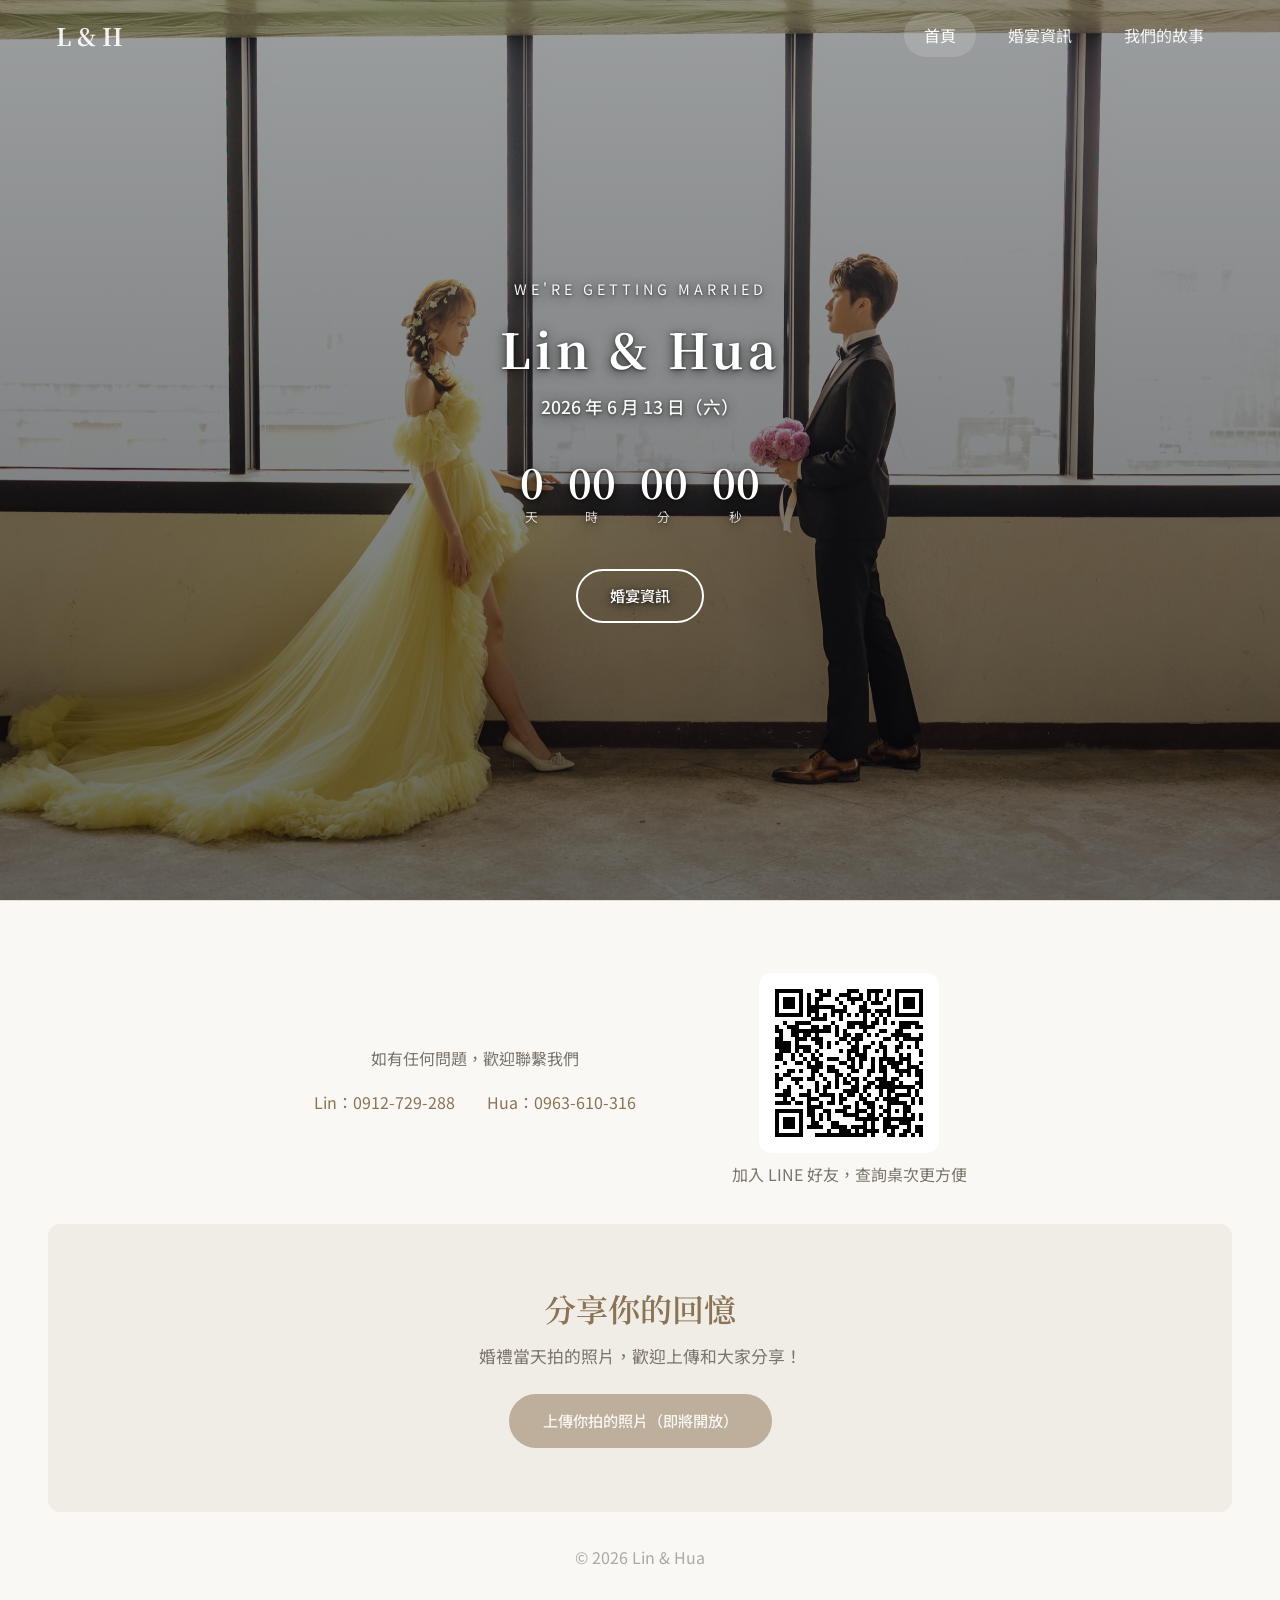
<file: index.html>
<!DOCTYPE html>
<html lang="zh-TW">
<head>
  <meta charset="UTF-8">
  <meta name="viewport" content="width=device-width, initial-scale=1.0">
  <title>我們結婚了 | Wedding</title>
  <meta name="description" content="Lin & Hua 的婚禮 | 2026 年 6 月 13 日 | 台北喜來登飯店">
  <meta name="robots" content="noindex, nofollow">
  <meta name="theme-color" content="#faf8f5">
  <meta property="og:type" content="website">
  <meta property="og:url" content="https://hua-lin-wedding.github.io/">
  <meta property="og:title" content="Lin & Hua 的婚禮 | 2026.06.13">
  <meta property="og:description" content="我們結婚了！歡迎蒞臨 2026 年 6 月 13 日台北喜來登飯店">
  <meta property="og:image" content="https://hua-lin-wedding.github.io/images/og-image.jpg">
  <meta property="og:image:width" content="1200">
  <meta property="og:image:height" content="630">
  <meta property="og:locale" content="zh_TW">
  <link rel="icon" type="image/png" sizes="32x32" href="images/favicon-32.png">
  <link rel="apple-touch-icon" sizes="180x180" href="images/favicon-180.png">
  <link rel="preconnect" href="https://fonts.googleapis.com">
  <link rel="preconnect" href="https://fonts.gstatic.com" crossorigin>
  <link href="https://fonts.googleapis.com/css2?family=Noto+Serif+TC:wght@400;600;700&family=Noto+Sans+TC:wght@300;400;500;700&display=swap" rel="stylesheet">
  <link rel="stylesheet" href="css/base.css">
  <link rel="stylesheet" href="css/mobile.css">
  <link rel="stylesheet" href="css/desktop.css">
</head>
<body>

  <!-- 密碼門已停用
  <div id="password-gate" class="password-gate">
    <div class="password-card">
      <img src="images/logo.png" alt="Lin & Hua" class="password-logo">
      <h2 class="password-title">請輸入通關密語</h2>
      <p class="password-hint">提示：我們婚禮的日期（四位數字，月日）</p>
      <input type="text" id="password-input" class="password-input" placeholder="請輸入四位數字" maxlength="4" inputmode="numeric" autocomplete="off" aria-label="通關密語">
      <button id="password-submit" class="btn btn-primary">進入</button>
      <p id="password-error" class="password-error" hidden>密碼不對喔，再試一次！</p>
    </div>
  </div>
  -->

  <div id="app">
    <nav class="nav nav-transparent" id="nav">
      <a href="index.html" class="nav-brand">L &amp; H</a>
      <button class="nav-toggle" id="nav-toggle" aria-label="選單" aria-expanded="false" aria-controls="nav-menu">
        <span></span><span></span><span></span>
      </button>
      <ul class="nav-menu" id="nav-menu">
        <li><a href="index.html" class="nav-link active">首頁</a></li>
        <li><a href="info.html" class="nav-link">婚宴資訊</a></li>
        <li><a href="story.html" class="nav-link">我們的故事</a></li>
      </ul>
    </nav>

    <section class="page-home">
      <div class="hero">
        <div class="hero-bg" style="background-image: url('images/hero/hero-bg.jpg')"></div>
        <div class="hero-overlay"></div>
        <div class="hero-content">
          <p class="hero-subtitle">WE'RE GETTING MARRIED</p>
          <h1 class="hero-names">Lin &amp; Hua</h1>
          <p class="hero-date">2026 年 6 月 13 日（六）</p>
          <div class="countdown" id="countdown">
            <div class="countdown-item">
              <span class="countdown-number" id="countdown-days">000</span>
              <span class="countdown-label">天</span>
            </div>
            <div class="countdown-item">
              <span class="countdown-number" id="countdown-hours">00</span>
              <span class="countdown-label">時</span>
            </div>
            <div class="countdown-item">
              <span class="countdown-number" id="countdown-minutes">00</span>
              <span class="countdown-label">分</span>
            </div>
            <div class="countdown-item">
              <span class="countdown-number" id="countdown-seconds">00</span>
              <span class="countdown-label">秒</span>
            </div>
          </div>
          <a href="info.html" class="btn btn-outline">婚宴資訊</a>
        </div>
      </div>
    </section>

    <footer class="footer">
      <div class="footer-content">
        <div class="footer-row">
          <div class="footer-contact">
            <p>如有任何問題，歡迎聯繫我們</p>
            <div class="footer-links">
              <a href="tel:0912729288" class="footer-link">Lin：0912-729-288</a>
              <a href="tel:0963610316" class="footer-link">Hua：0963-610-316</a>
            </div>
          </div>
          <div class="footer-line">
            <img src="images/linebot.png" alt="LINE 好友 QR Code" class="footer-qr" width="150" height="150">
            <p class="footer-line-text">加入 LINE 好友，查詢桌次更方便</p>
          </div>
        </div>
        <div class="footer-upload">
          <div class="upload-cta">
            <h3>分享你的回憶</h3>
            <p>婚禮當天拍的照片，歡迎上傳和大家分享！</p>
            <span class="btn btn-primary btn-disabled">上傳你拍的照片（即將開放）</span>
          </div>
        </div>
        <p class="footer-copy">&copy; 2026 Lin &amp; Hua</p>
      </div>
    </footer>
  </div>

  <!-- <script src="js/password.js"></script> -->
  <script src="js/countdown.js"></script>
  <script src="js/nav.js"></script>
</body>
</html>
</file>
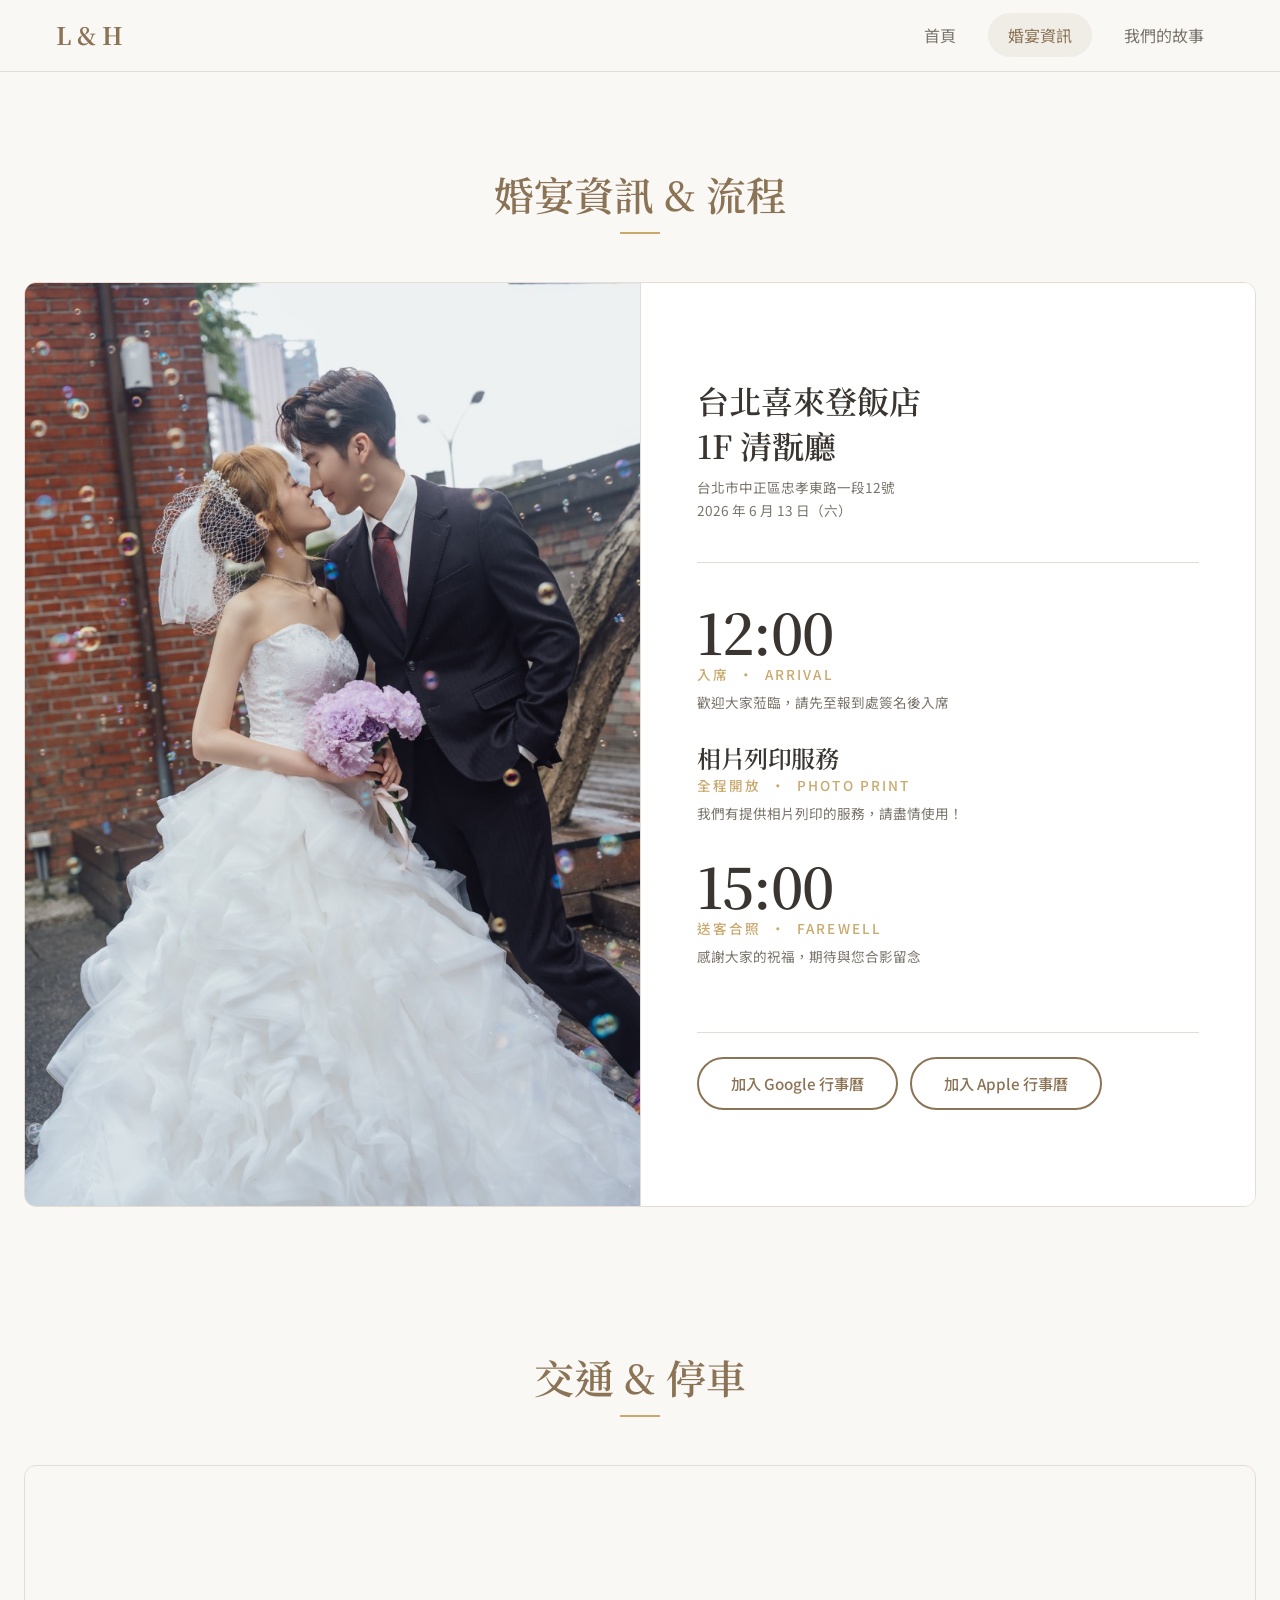
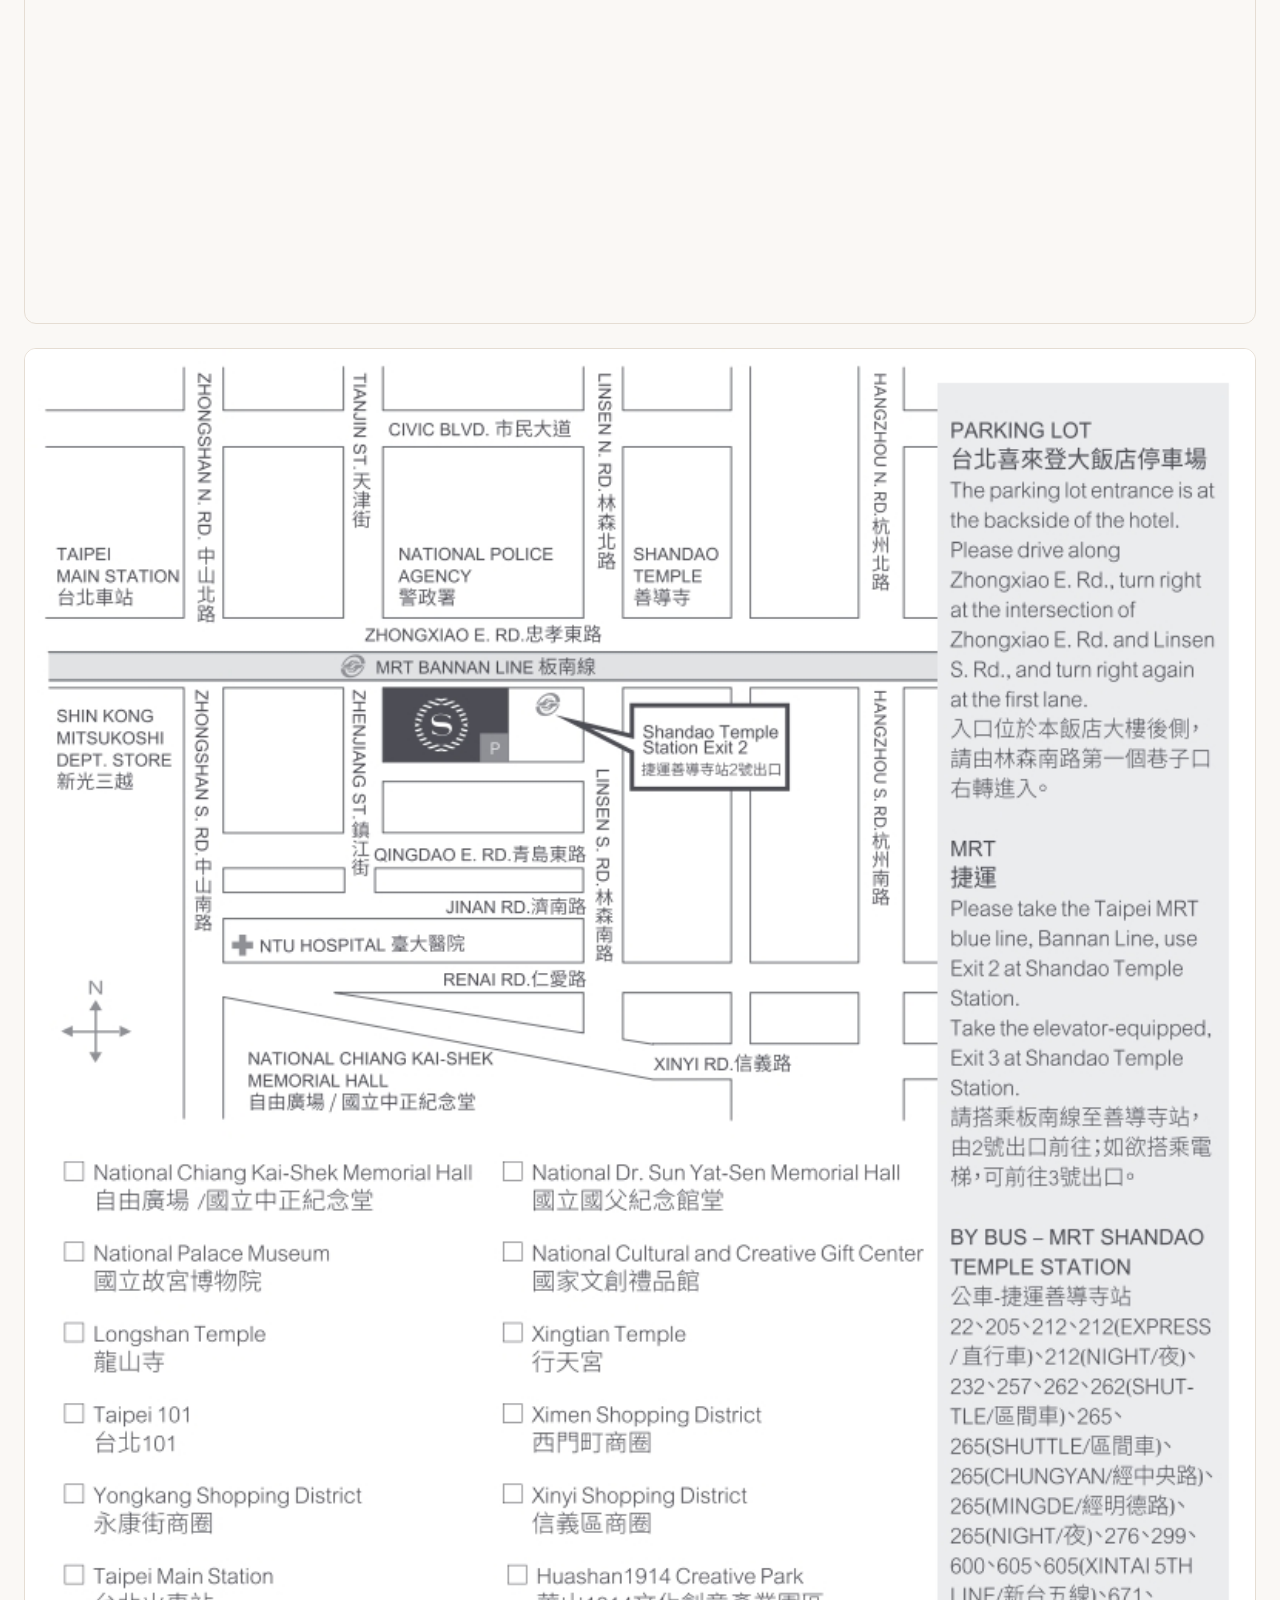
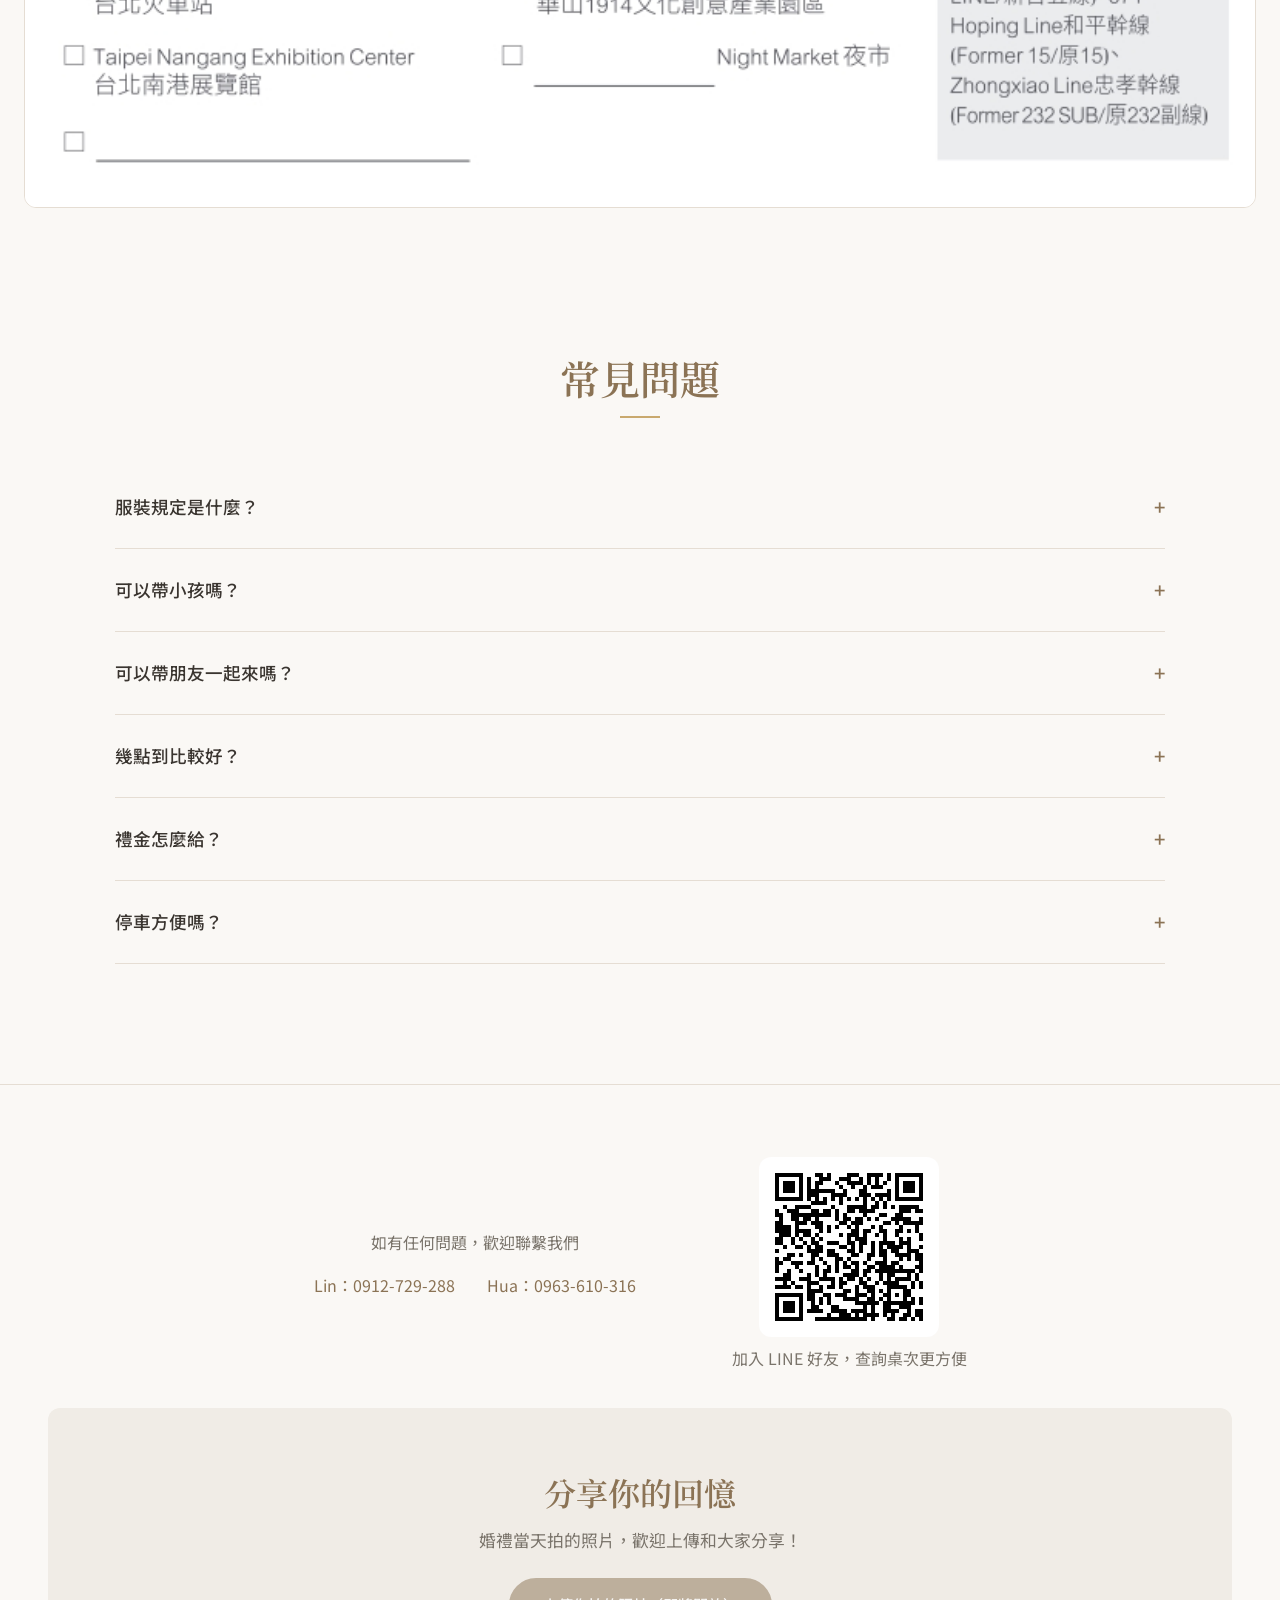
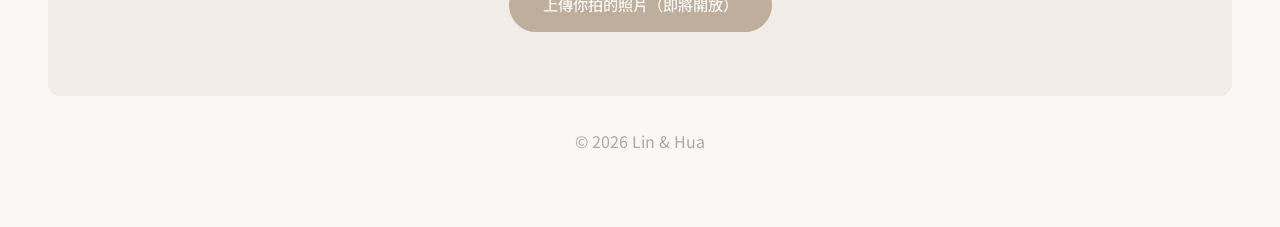
<file: info.html>
<!DOCTYPE html>
<html lang="zh-TW">
<head>
  <meta charset="UTF-8">
  <meta name="viewport" content="width=device-width, initial-scale=1.0">
  <title>婚宴資訊 | Lin &amp; Hua Wedding</title>
  <meta name="robots" content="noindex, nofollow">
  <meta name="theme-color" content="#faf8f5">
  <link rel="icon" type="image/png" sizes="32x32" href="images/favicon-32.png">
  <link rel="apple-touch-icon" sizes="180x180" href="images/favicon-180.png">
  <link rel="preconnect" href="https://fonts.googleapis.com">
  <link rel="preconnect" href="https://fonts.gstatic.com" crossorigin>
  <link href="https://fonts.googleapis.com/css2?family=Noto+Serif+TC:wght@400;600;700&family=Noto+Sans+TC:wght@300;400;500;700&display=swap" rel="stylesheet">
  <link rel="stylesheet" href="https://cdn.jsdelivr.net/npm/aos@2.3.4/dist/aos.css" integrity="sha384-/rJKQnzOkEo+daG0jMjU1IwwY9unxt1NBw3Ef2fmOJ3PW/TfAg2KXVoWwMZQZtw9" crossorigin="anonymous">
  <link rel="stylesheet" href="css/base.css">
  <link rel="stylesheet" href="css/mobile.css">
  <link rel="stylesheet" href="css/desktop.css">
</head>
<body>

  <!-- 密碼門已停用 -->

  <div id="app">
    <nav class="nav" id="nav">
      <a href="index.html" class="nav-brand">L &amp; H</a>
      <button class="nav-toggle" id="nav-toggle" aria-label="選單" aria-expanded="false" aria-controls="nav-menu">
        <span></span><span></span><span></span>
      </button>
      <ul class="nav-menu" id="nav-menu">
        <li><a href="index.html" class="nav-link">首頁</a></li>
        <li><a href="info.html" class="nav-link active">婚宴資訊</a></li>
        <li><a href="story.html" class="nav-link">我們的故事</a></li>
      </ul>
    </nav>

    <section class="page-info">
      <div class="container">

        <!-- 婚宴資訊 & 流程 -->
        <div class="section" data-aos="fade-up">
          <h2 class="section-title">婚宴資訊 &amp; 流程</h2>
          <div class="info-hero">
            <div class="info-hero-photo">
              <img src="images/info-hero.jpg" alt="林哲立 & 蔡雯華">
            </div>
            <div class="info-hero-times">
              <div class="info-venue">
                <p class="info-venue-name">台北喜來登飯店<br>1F 清翫廳</p>
                <p class="info-venue-address">台北市中正區忠孝東路一段12號<br>2026 年 6 月 13 日（六）</p>
              </div>
              <div class="info-time-block">
                <div class="info-time-hour">12:00</div>
                <div class="info-time-label">入席 &nbsp;·&nbsp; Arrival</div>
                <p class="info-time-desc">歡迎大家蒞臨，請先至報到處簽名後入席</p>
              </div>
              <div class="info-time-block">
                <div class="info-time-hour info-time-hour--small">相片列印服務</div>
                <div class="info-time-label">全程開放 &nbsp;·&nbsp; Photo Print</div>
                <p class="info-time-desc">我們有提供相片列印的服務，請盡情使用！</p>
              </div>
              <div class="info-time-block">
                <div class="info-time-hour">15:00</div>
                <div class="info-time-label">送客合照 &nbsp;·&nbsp; Farewell</div>
                <p class="info-time-desc">感謝大家的祝福，期待與您合影留念</p>
              </div>
              <div class="info-hero-actions">
                <a href="https://calendar.google.com/calendar/render?action=TEMPLATE&text=Lin%26Hua的婚禮&dates=20260613T040000Z/20260613T070000Z&details=12:00入席，15:00開始送客&location=台北喜來登飯店 1F 清翫廳" target="_blank" rel="noopener" referrerpolicy="no-referrer" class="btn btn-secondary">加入 Google 行事曆</a>
                <a href="data/wedding.ics" download class="btn btn-secondary">加入 Apple 行事曆</a>
              </div>
            </div>
          </div>
        </div>

        <!-- 交通 & 停車 -->
        <div class="section" data-aos="fade-up">
          <h2 class="section-title">交通 &amp; 停車</h2>
          <div class="map-container">
            <iframe
              src="https://www.google.com/maps/embed?pb=!1m18!1m12!1m3!1d3614.9!2d121.5225!3d25.0445!2m3!1f0!2f0!3f0!3m2!1i1024!2i768!4f13.1!3m3!1m2!1s0x3442a975c84a5a61%3A0xa08f0ce109eba849!2z5Y-w5YyX5Zac5L6G55m76aOv5bqX!5e0!3m2!1szh-TW!2stw!4v1700000000000!5m2!1szh-TW!2stw"
              width="100%" height="300" style="border:0; border-radius: 12px;" allowfullscreen="" loading="lazy"
              referrerpolicy="no-referrer"></iframe>
          </div>
          <div class="transport-single" style="margin-top: 24px;">
            <img src="images/transport/transport.jpg" alt="交通資訊" loading="lazy" width="800" height="400">
          </div>
        </div>

        <!-- FAQ -->
        <div class="section" data-aos="fade-up">
          <h2 class="section-title">常見問題</h2>
          <div class="faq">
            <details class="faq-item">
              <summary class="faq-question">服裝規定是什麼？</summary>
              <div class="faq-answer">
                <p>無特別規定，現場拍照區布置是淺藍色💙可以參考搭配服裝唷</p>
              </div>
            </details>
            <details class="faq-item">
              <summary class="faq-question">可以帶小孩嗎？</summary>
              <div class="faq-answer">
                <p>當然可以！我們很歡迎小朋友一起來。如需兒童座椅請提前告知我們。</p>
              </div>
            </details>
            <details class="faq-item">
              <summary class="faq-question">可以帶朋友一起來嗎？</summary>
              <div class="faq-answer">
                <p>因為座位有限，請以當初填寫出席表單的人數為主。如有特殊需求，歡迎提前與我們聯絡。</p>
              </div>
            </details>
            <details class="faq-item">
              <summary class="faq-question">幾點到比較好？</summary>
              <div class="faq-answer">
                <p>建議 12:00 前抵達，婚紗照展示、新人小卡、相片列印服務都會提前開放，讓您有充裕的時間慢慢欣賞，輕鬆入座。也歡迎提前至新娘室與我們打聲招呼！</p>
              </div>
            </details>
            <details class="faq-item">
              <summary class="faq-question">禮金怎麼給？</summary>
              <div class="faq-answer">
                <p>入場時會有禮金桌，由招待人員引導。紅包上寫上您的大名即可，我們會很感激您的心意！</p>
              </div>
            </details>
            <details class="faq-item">
              <summary class="faq-question">停車方便嗎？</summary>
              <div class="faq-answer">
                <p>台北喜來登飯店設有地下停車場，開車的賓客可直接停放。也可以搭捷運板南線至善導寺站，步行約 3 分鐘即可抵達。</p>
              </div>
            </details>
          </div>
        </div>

      </div>
    </section>

    <footer class="footer">
      <div class="footer-content">
        <div class="footer-row">
          <div class="footer-contact">
            <p>如有任何問題，歡迎聯繫我們</p>
            <div class="footer-links">
              <a href="tel:0912729288" class="footer-link">Lin：0912-729-288</a>
              <a href="tel:0963610316" class="footer-link">Hua：0963-610-316</a>
            </div>
          </div>
          <div class="footer-line">
            <img src="images/linebot.png" alt="LINE 好友 QR Code" class="footer-qr" width="150" height="150">
            <p class="footer-line-text">加入 LINE 好友，查詢桌次更方便</p>
          </div>
        </div>
        <div class="footer-upload">
          <div class="upload-cta">
            <h3>分享你的回憶</h3>
            <p>婚禮當天拍的照片，歡迎上傳和大家分享！</p>
            <span class="btn btn-primary btn-disabled">上傳你拍的照片（即將開放）</span>
          </div>
        </div>
        <p class="footer-copy">&copy; 2026 Lin &amp; Hua</p>
      </div>
    </footer>
  </div>

  <script src="https://cdn.jsdelivr.net/npm/aos@2.3.4/dist/aos.js" integrity="sha384-n1AULnKdMJlK1oQCLNDL9qZsDgXtH6jRYFCpBtWFc+a9Yve0KSoMn575rk755NJZ" crossorigin="anonymous"></script>
  <!-- <script src="js/password.js"></script> -->
  <script src="js/nav.js"></script>
  <script>
    if (typeof AOS !== 'undefined') AOS.init({ duration: 600, easing: 'ease-out', once: true, offset: 50 });
  </script>
</body>
</html>
</file>
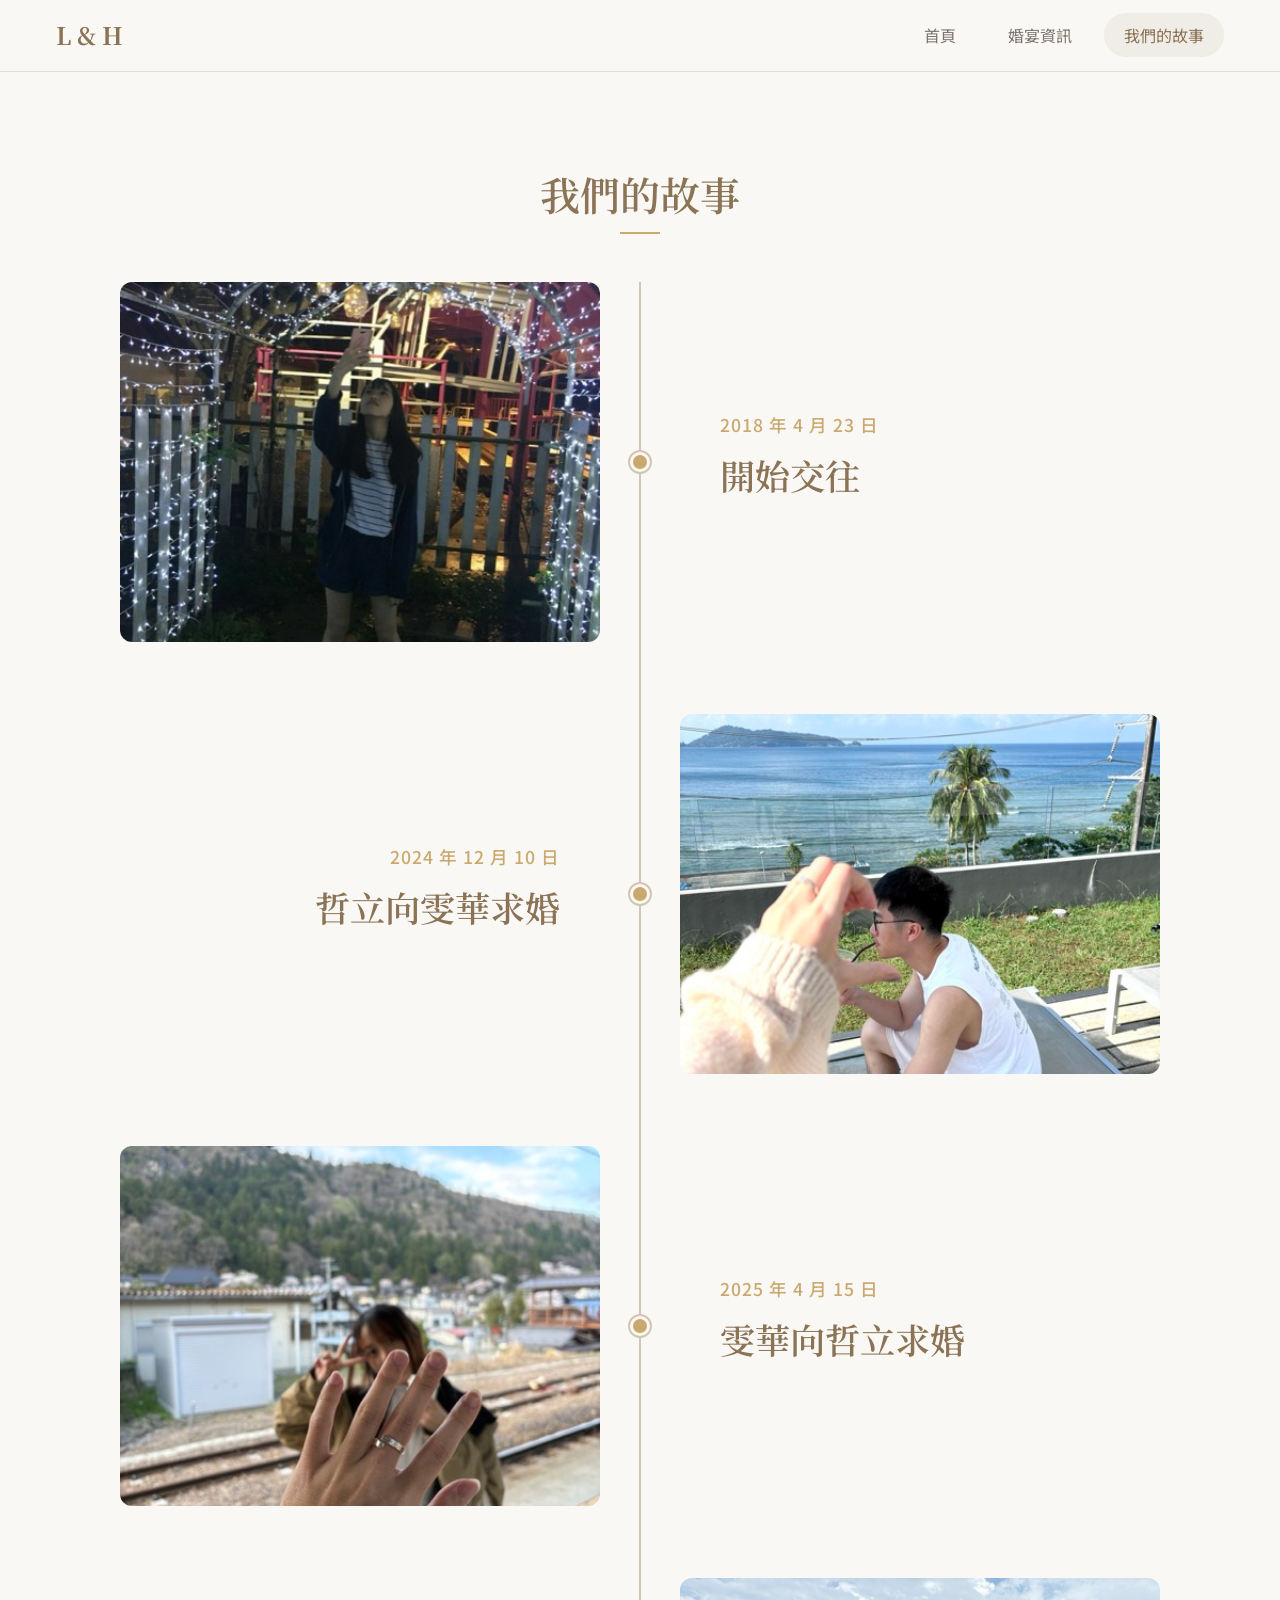
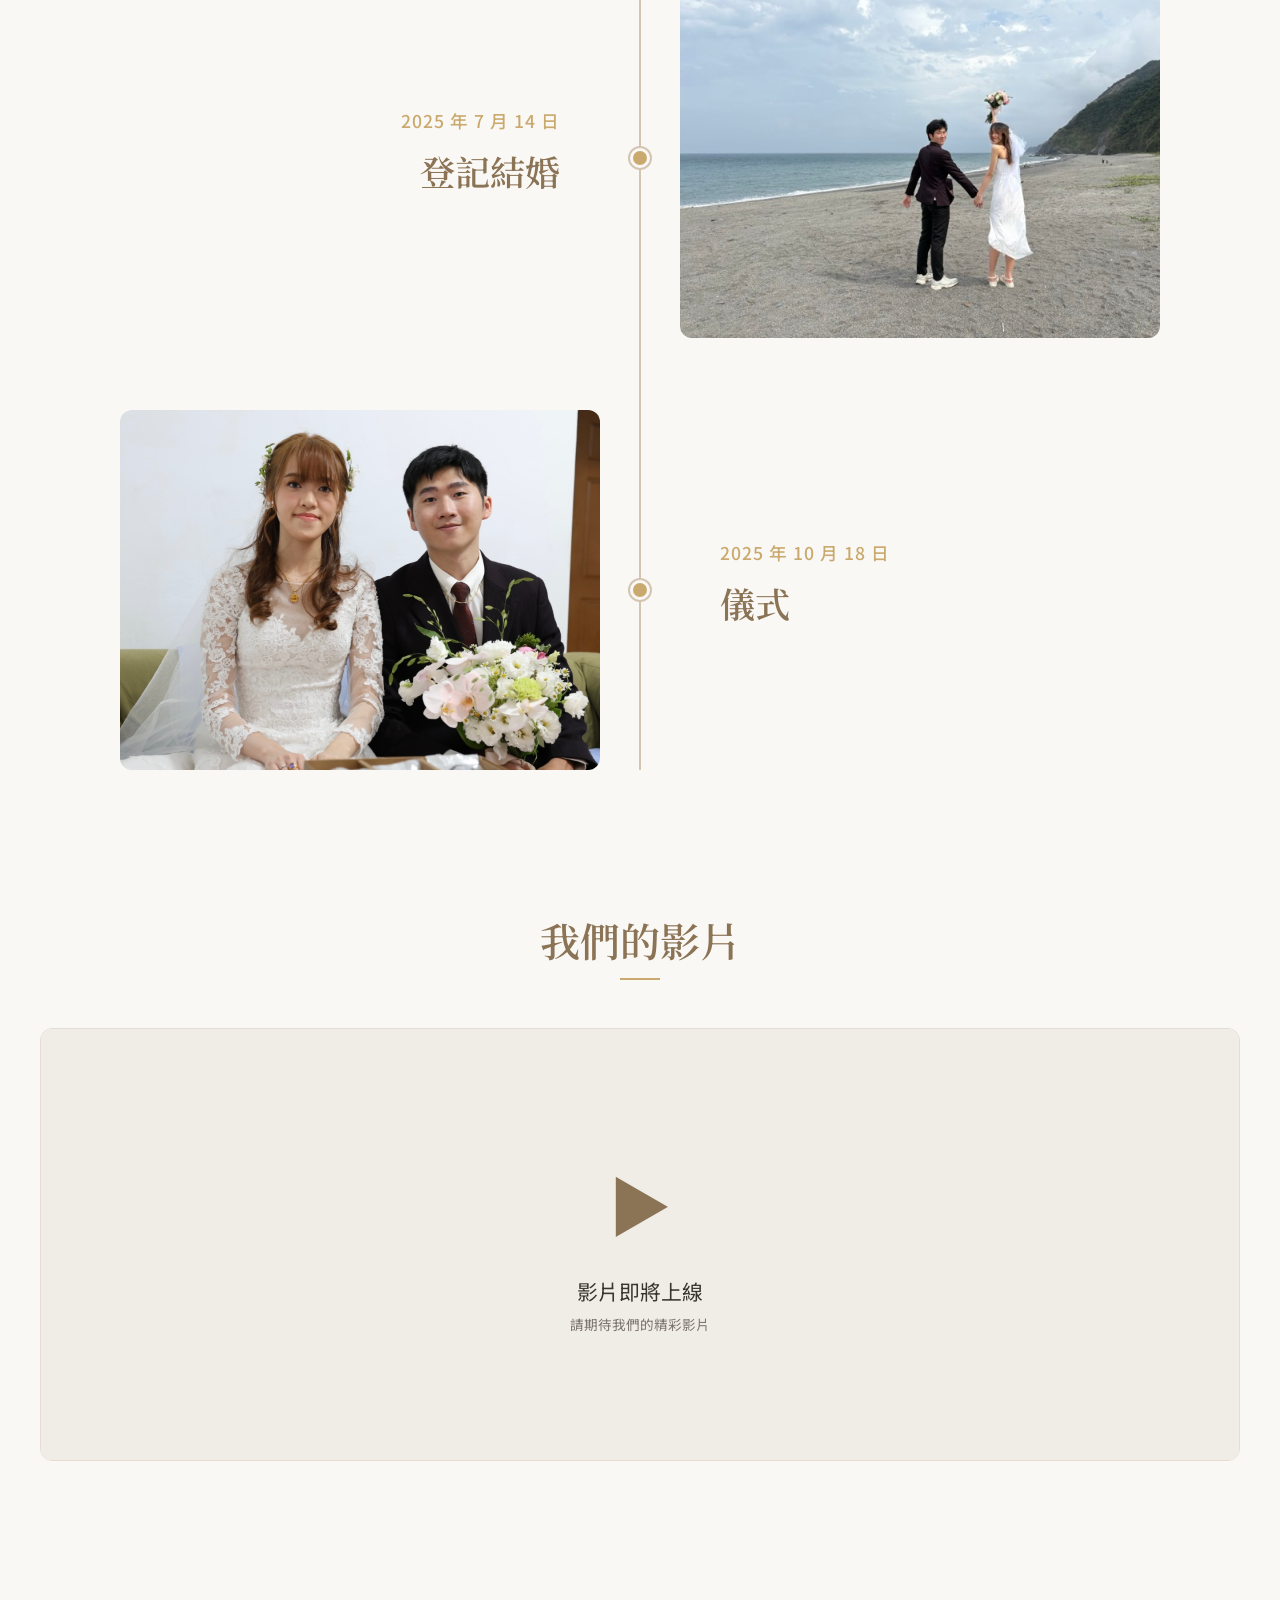
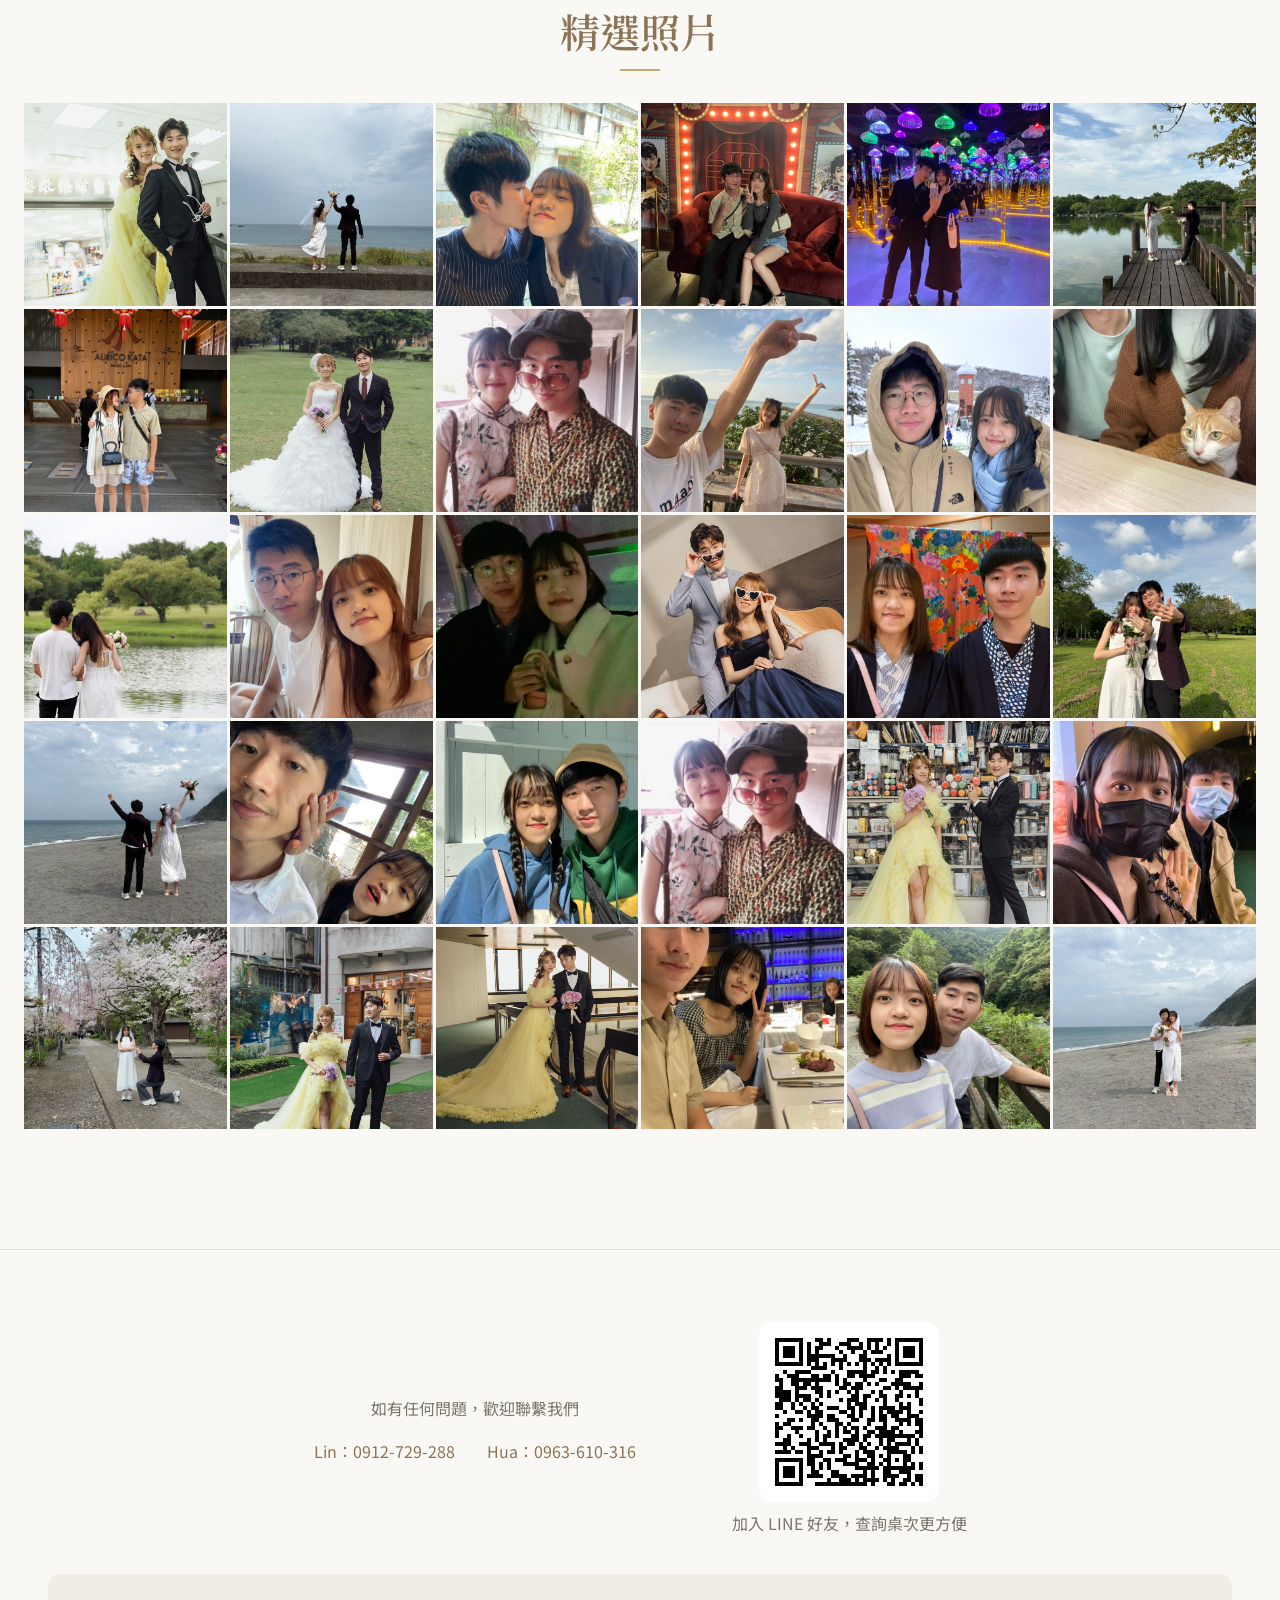
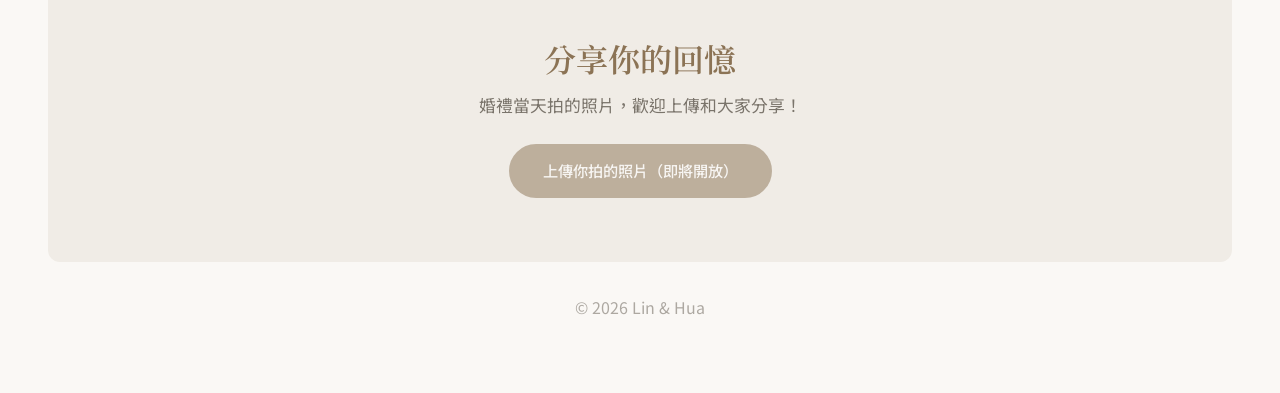
<file: story.html>
<!DOCTYPE html>
<html lang="zh-TW">
<head>
  <meta charset="UTF-8">
  <meta name="viewport" content="width=device-width, initial-scale=1.0">
  <title>我們的故事 | Lin &amp; Hua Wedding</title>
  <meta name="robots" content="noindex, nofollow">
  <meta name="theme-color" content="#faf8f5">
  <link rel="icon" type="image/png" sizes="32x32" href="images/favicon-32.png">
  <link rel="apple-touch-icon" sizes="180x180" href="images/favicon-180.png">
  <link rel="preconnect" href="https://fonts.googleapis.com">
  <link rel="preconnect" href="https://fonts.gstatic.com" crossorigin>
  <link href="https://fonts.googleapis.com/css2?family=Noto+Serif+TC:wght@400;600;700&family=Noto+Sans+TC:wght@300;400;500;700&display=swap" rel="stylesheet">
  <link rel="stylesheet" href="https://cdn.jsdelivr.net/npm/swiper@11/swiper-bundle.min.css" integrity="sha384-gAPqlBuTCdtVcYt9ocMOYWrnBZ4XSL6q+4eXqwNycOr4iFczhNKtnYhF3NEXJM51" crossorigin="anonymous">
  <link rel="stylesheet" href="https://cdn.jsdelivr.net/npm/aos@2.3.4/dist/aos.css" integrity="sha384-/rJKQnzOkEo+daG0jMjU1IwwY9unxt1NBw3Ef2fmOJ3PW/TfAg2KXVoWwMZQZtw9" crossorigin="anonymous">
  <link rel="stylesheet" href="css/base.css">
  <link rel="stylesheet" href="css/mobile.css">
  <link rel="stylesheet" href="css/desktop.css">
</head>
<body>

  <!-- 密碼門已停用 -->

  <div id="app">
    <nav class="nav" id="nav">
      <a href="index.html" class="nav-brand">L &amp; H</a>
      <button class="nav-toggle" id="nav-toggle" aria-label="選單" aria-expanded="false" aria-controls="nav-menu">
        <span></span><span></span><span></span>
      </button>
      <ul class="nav-menu" id="nav-menu">
        <li><a href="index.html" class="nav-link">首頁</a></li>
        <li><a href="info.html" class="nav-link">婚宴資訊</a></li>
        <li><a href="story.html" class="nav-link active">我們的故事</a></li>
      </ul>
    </nav>

    <section class="page-story">
      <div class="container">

        <!-- 我們的故事 -->
        <div class="section" data-aos="fade-up">
          <h2 class="section-title">我們的故事</h2>
          <div class="story-timeline">
            <div class="story-item">
              <img src="images/story/story-1.jpg" alt="開始交往" class="story-img" loading="lazy" width="600" height="400">
              <div class="story-content">
                <span class="story-date">2018 年 4 月 23 日</span>
                <h3>開始交往</h3>
                <p></p>
              </div>
            </div>
            <div class="story-item">
              <img src="images/story/story-2.jpg" alt="哲立向雯華求婚" class="story-img" loading="lazy" width="600" height="400">
              <div class="story-content">
                <span class="story-date">2024 年 12 月 10 日</span>
                <h3>哲立向雯華求婚</h3>
                <p></p>
              </div>
            </div>
            <div class="story-item">
              <img src="images/story/story-3.jpg" alt="雯華向哲立求婚" class="story-img" loading="lazy" width="600" height="400">
              <div class="story-content">
                <span class="story-date">2025 年 4 月 15 日</span>
                <h3>雯華向哲立求婚</h3>
                <p></p>
              </div>
            </div>
            <div class="story-item">
              <img src="images/story/story-4.jpg" alt="登記結婚" class="story-img" loading="lazy" width="600" height="400">
              <div class="story-content">
                <span class="story-date">2025 年 7 月 14 日</span>
                <h3>登記結婚</h3>
                <p></p>
              </div>
            </div>
            <div class="story-item">
              <img src="images/story/story-5.jpg" alt="儀式" class="story-img" loading="lazy" width="600" height="400">
              <div class="story-content">
                <span class="story-date">2025 年 10 月 18 日</span>
                <h3>儀式</h3>
                <p></p>
              </div>
            </div>
          </div>
        </div>

        <!-- 影片 -->
        <div class="section" data-aos="fade-up">
          <h2 class="section-title">我們的影片</h2>
          <div class="video-container">
            <div class="video-placeholder">
              <div class="video-placeholder-icon">&#9654;</div>
              <p>影片即將上線</p>
              <p class="video-placeholder-hint">請期待我們的精彩影片</p>
            </div>
          </div>
        </div>

        <!-- 照片牆（desktop）/ 輪播（mobile） -->
        <div class="section" data-aos="fade-up">
          <div class="section-header">
            <h2 class="section-title">精選照片</h2>
            <p class="section-hint">左右滑動，看看我們的故事 ✨</p>
          </div>

          <!-- Desktop: 照片牆 grid -->
          <div class="photo-wall">
            <div class="photo-wall-item"><img src="images/gallery/gallery-14.jpg" alt="婚紗照" loading="lazy"></div>
            <div class="photo-wall-item"><img src="images/gallery/gallery-12.jpg" alt="婚紗照" loading="lazy"></div>
            <div class="photo-wall-item"><img src="images/gallery/gallery-10.jpg" alt="婚紗照" loading="lazy"></div>
            <div class="photo-wall-item"><img src="images/gallery/gallery-29.jpg" alt="婚紗照" loading="lazy"></div>
            <div class="photo-wall-item"><img src="images/gallery/gallery-30.jpg" alt="婚紗照" loading="lazy"></div>
            <div class="photo-wall-item"><img src="images/gallery/gallery-3.jpg" alt="婚紗照" loading="lazy"></div>
            <div class="photo-wall-item"><img src="images/gallery/gallery-7.jpg" alt="婚紗照" loading="lazy"></div>
            <div class="photo-wall-item"><img src="images/gallery/gallery-13.jpg" alt="婚紗照" loading="lazy"></div>
            <div class="photo-wall-item"><img src="images/gallery/gallery-1.jpg" alt="婚紗照" loading="lazy"></div>
            <div class="photo-wall-item"><img src="images/gallery/gallery-26.jpg" alt="婚紗照" loading="lazy"></div>
            <div class="photo-wall-item"><img src="images/gallery/gallery-24.jpg" alt="婚紗照" loading="lazy"></div>
            <div class="photo-wall-item"><img src="images/gallery/gallery-11.jpg" alt="婚紗照" loading="lazy"></div>
            <div class="photo-wall-item"><img src="images/gallery/gallery-5.jpg" alt="婚紗照" loading="lazy"></div>
            <div class="photo-wall-item"><img src="images/gallery/gallery-9.jpg" alt="婚紗照" loading="lazy"></div>
            <div class="photo-wall-item"><img src="images/gallery/gallery-27.jpg" alt="婚紗照" loading="lazy"></div>
            <div class="photo-wall-item"><img src="images/gallery/gallery-18.jpg" alt="婚紗照" loading="lazy"></div>
            <div class="photo-wall-item"><img src="images/gallery/gallery-28.jpg" alt="婚紗照" loading="lazy"></div>
            <div class="photo-wall-item"><img src="images/gallery/gallery-2.jpg" alt="婚紗照" loading="lazy"></div>
            <div class="photo-wall-item"><img src="images/gallery/gallery-21.jpg" alt="婚紗照" loading="lazy"></div>
            <div class="photo-wall-item"><img src="images/gallery/gallery-19.jpg" alt="婚紗照" loading="lazy"></div>
            <div class="photo-wall-item"><img src="images/gallery/gallery-20.jpg" alt="婚紗照" loading="lazy"></div>
            <div class="photo-wall-item"><img src="images/gallery/gallery-22.jpg" alt="婚紗照" loading="lazy"></div>
            <div class="photo-wall-item"><img src="images/gallery/gallery-16.jpg" alt="婚紗照" loading="lazy"></div>
            <div class="photo-wall-item"><img src="images/gallery/gallery-23.jpg" alt="婚紗照" loading="lazy"></div>
            <div class="photo-wall-item"><img src="images/gallery/gallery-4.jpg" alt="婚紗照" loading="lazy"></div>
            <div class="photo-wall-item"><img src="images/gallery/gallery-17.jpg" alt="婚紗照" loading="lazy"></div>
            <div class="photo-wall-item"><img src="images/gallery/gallery-15.jpg" alt="婚紗照" loading="lazy"></div>
            <div class="photo-wall-item"><img src="images/gallery/gallery-8.jpg" alt="婚紗照" loading="lazy"></div>
            <div class="photo-wall-item"><img src="images/gallery/gallery-25.jpg" alt="婚紗照" loading="lazy"></div>
            <div class="photo-wall-item"><img src="images/gallery/gallery-6.jpg" alt="婚紗照" loading="lazy"></div>
          </div>

          <!-- Mobile: Swiper 輪播 -->
          <div class="gallery-wrapper gallery-mobile">
            <button class="gallery-arrow gallery-prev" aria-label="上一張">&#10094;</button>
            <div class="swiper gallery-swiper">
              <div class="swiper-wrapper">
                <div class="swiper-slide"><img src="images/gallery/gallery-1.jpg" alt="婚紗照 1" loading="lazy"></div>
                <div class="swiper-slide"><img src="images/gallery/gallery-2.jpg" alt="婚紗照 2" loading="lazy"></div>
                <div class="swiper-slide"><img src="images/gallery/gallery-3.jpg" alt="婚紗照 3" loading="lazy"></div>
                <div class="swiper-slide"><img src="images/gallery/gallery-4.jpg" alt="婚紗照 4" loading="lazy"></div>
                <div class="swiper-slide"><img src="images/gallery/gallery-5.jpg" alt="婚紗照 5" loading="lazy"></div>
                <div class="swiper-slide"><img src="images/gallery/gallery-6.jpg" alt="婚紗照 6" loading="lazy"></div>
                <div class="swiper-slide"><img src="images/gallery/gallery-7.jpg" alt="婚紗照 7" loading="lazy"></div>
                <div class="swiper-slide"><img src="images/gallery/gallery-8.jpg" alt="婚紗照 8" loading="lazy"></div>
                <div class="swiper-slide"><img src="images/gallery/gallery-9.jpg" alt="婚紗照 9" loading="lazy"></div>
                <div class="swiper-slide"><img src="images/gallery/gallery-10.jpg" alt="婚紗照 10" loading="lazy"></div>
                <div class="swiper-slide"><img src="images/gallery/gallery-11.jpg" alt="婚紗照 11" loading="lazy"></div>
                <div class="swiper-slide"><img src="images/gallery/gallery-12.jpg" alt="婚紗照 12" loading="lazy"></div>
                <div class="swiper-slide"><img src="images/gallery/gallery-13.jpg" alt="婚紗照 13" loading="lazy"></div>
                <div class="swiper-slide"><img src="images/gallery/gallery-14.jpg" alt="婚紗照 14" loading="lazy"></div>
                <div class="swiper-slide"><img src="images/gallery/gallery-15.jpg" alt="婚紗照 15" loading="lazy"></div>
                <div class="swiper-slide"><img src="images/gallery/gallery-16.jpg" alt="婚紗照 16" loading="lazy"></div>
                <div class="swiper-slide"><img src="images/gallery/gallery-17.jpg" alt="婚紗照 17" loading="lazy"></div>
                <div class="swiper-slide"><img src="images/gallery/gallery-18.jpg" alt="婚紗照 18" loading="lazy"></div>
                <div class="swiper-slide"><img src="images/gallery/gallery-19.jpg" alt="婚紗照 19" loading="lazy"></div>
                <div class="swiper-slide"><img src="images/gallery/gallery-20.jpg" alt="婚紗照 20" loading="lazy"></div>
                <div class="swiper-slide"><img src="images/gallery/gallery-21.jpg" alt="婚紗照 21" loading="lazy"></div>
                <div class="swiper-slide"><img src="images/gallery/gallery-22.jpg" alt="婚紗照 22" loading="lazy"></div>
                <div class="swiper-slide"><img src="images/gallery/gallery-23.jpg" alt="婚紗照 23" loading="lazy"></div>
                <div class="swiper-slide"><img src="images/gallery/gallery-24.jpg" alt="婚紗照 24" loading="lazy"></div>
                <div class="swiper-slide"><img src="images/gallery/gallery-25.jpg" alt="婚紗照 25" loading="lazy"></div>
                <div class="swiper-slide"><img src="images/gallery/gallery-26.jpg" alt="婚紗照 26" loading="lazy"></div>
                <div class="swiper-slide"><img src="images/gallery/gallery-27.jpg" alt="婚紗照 27" loading="lazy"></div>
                <div class="swiper-slide"><img src="images/gallery/gallery-28.jpg" alt="婚紗照 28" loading="lazy"></div>
                <div class="swiper-slide"><img src="images/gallery/gallery-29.jpg" alt="婚紗照 29" loading="lazy"></div>
                <div class="swiper-slide"><img src="images/gallery/gallery-30.jpg" alt="婚紗照 30" loading="lazy"></div>
              </div>
            </div>
            <button class="gallery-arrow gallery-next" aria-label="下一張">&#10095;</button>
          </div>
        </div>

      </div>
    </section>

    <footer class="footer">
      <div class="footer-content">
        <div class="footer-row">
          <div class="footer-contact">
            <p>如有任何問題，歡迎聯繫我們</p>
            <div class="footer-links">
              <a href="tel:0912729288" class="footer-link">Lin：0912-729-288</a>
              <a href="tel:0963610316" class="footer-link">Hua：0963-610-316</a>
            </div>
          </div>
          <div class="footer-line">
            <img src="images/linebot.png" alt="LINE 好友 QR Code" class="footer-qr" width="150" height="150">
            <p class="footer-line-text">加入 LINE 好友，查詢桌次更方便</p>
          </div>
        </div>
        <div class="footer-upload">
          <div class="upload-cta">
            <h3>分享你的回憶</h3>
            <p>婚禮當天拍的照片，歡迎上傳和大家分享！</p>
            <span class="btn btn-primary btn-disabled">上傳你拍的照片（即將開放）</span>
          </div>
        </div>
        <p class="footer-copy">&copy; 2026 Lin &amp; Hua</p>
      </div>
    </footer>
  </div>

  <script src="https://cdn.jsdelivr.net/npm/swiper@11/swiper-bundle.min.js" integrity="sha384-2UI1PfnXFjVMQ7/ZDEF70CR943oH3v6uZrFQGGqJYlvhh4g6z6uVktxYbOlAczav" crossorigin="anonymous"></script>
  <script src="https://cdn.jsdelivr.net/npm/aos@2.3.4/dist/aos.js" integrity="sha384-n1AULnKdMJlK1oQCLNDL9qZsDgXtH6jRYFCpBtWFc+a9Yve0KSoMn575rk755NJZ" crossorigin="anonymous"></script>
  <!-- <script src="js/password.js"></script> -->
  <script src="js/nav.js"></script>
  <script src="js/story-init.js"></script>
</body>
</html>
</file>
<file: css/base.css>
/* ============================================
   婚禮網站 - 主題色與全域設定
   修改以下變數即可一鍵換色
   ============================================ */
:root {
  --color-primary: #8b7355;
  --color-primary-light: #a89279;
  --color-secondary: #d4c5b2;
  --color-accent: #c9a96e;
  --color-bg: #faf8f5;
  --color-bg-alt: #f0ece6;
  --color-text: #3a3530;
  --color-text-light: #7a746b;
  --color-white: #ffffff;
  --color-border: #e5ddd3;
  --color-error: #c44536;

  --font-serif: 'Noto Serif TC', serif;
  --font-sans: 'Noto Sans TC', sans-serif;

  --nav-height: 64px;
  --container-width: 960px;
  --section-padding: 48px;
  --section-title-size: 1.75rem;
  --radius: 12px;
  --transition: 0.3s ease;
}

/* ============================================
   Reset & Base
   ============================================ */
*, *::before, *::after {
  margin: 0;
  padding: 0;
  box-sizing: border-box;
}

html {
  scroll-behavior: smooth;
  font-size: 16px;
}

body {
  font-family: var(--font-sans);
  color: var(--color-text);
  background: var(--color-bg);
  line-height: 1.7;
  -webkit-font-smoothing: antialiased;
}

img {
  max-width: 100%;
  height: auto;
  display: block;
  -webkit-user-drag: none;
  user-select: none;
}

a {
  color: var(--color-primary);
  text-decoration: none;
  transition: color var(--transition);
}

a:hover {
  color: var(--color-accent);
}

h1, h2, h3 {
  font-family: var(--font-serif);
  font-weight: 600;
  line-height: 1.3;
}

.container {
  max-width: var(--container-width);
  margin: 0 auto;
  padding: 0 24px;
}

.section {
  padding: var(--section-padding) 0;
}

.section-title {
  font-size: var(--section-title-size);
  text-align: center;
  margin-bottom: 32px;
  color: var(--color-primary);
  position: relative;
}

.section-title::after {
  content: '';
  display: block;
  width: 40px;
  height: 2px;
  background: var(--color-accent);
  margin: 12px auto 0;
}

/* ============================================
   Buttons
   ============================================ */
.btn {
  display: inline-block;
  padding: 12px 32px;
  border-radius: 50px;
  font-family: var(--font-sans);
  font-size: 0.95rem;
  font-weight: 500;
  cursor: pointer;
  transition: all var(--transition);
  border: 2px solid transparent;
  text-align: center;
}

.btn-primary {
  background: var(--color-primary);
  color: var(--color-white);
  border-color: var(--color-primary);
}

.btn-primary:hover {
  background: var(--color-primary-light);
  border-color: var(--color-primary-light);
  color: var(--color-white);
}

.btn-secondary {
  background: transparent;
  color: var(--color-primary);
  border-color: var(--color-primary);
}

.btn-secondary:hover {
  background: var(--color-primary);
  color: var(--color-white);
}

.btn-disabled {
  opacity: 0.5;
  cursor: not-allowed;
  pointer-events: none;
}

.btn-outline {
  background: transparent;
  color: var(--color-white);
  border-color: var(--color-white);
}

.btn-outline:hover {
  background: var(--color-white);
  color: var(--color-primary);
  text-shadow: none;
}

/* Shake animation */
@keyframes shake {
  0%, 100% { transform: translateX(0); }
  25% { transform: translateX(-8px); }
  75% { transform: translateX(8px); }
}

/* ============================================
   通關密語
   ============================================ */
.password-gate {
  position: fixed;
  inset: 0;
  z-index: 9999;
  display: flex;
  align-items: center;
  justify-content: center;
  background: var(--color-bg);
}

.password-gate[hidden] {
  display: none;
}

[hidden] {
  display: none !important;
}

.password-card {
  text-align: center;
  padding: 48px 32px;
  max-width: 400px;
  width: 90%;
}

.password-logo {
  max-width: 280px;
  margin: 0 auto 24px;
}

.password-title {
  font-size: 1.5rem;
  color: var(--color-primary);
  margin-bottom: 12px;
}

.password-hint {
  color: var(--color-text-light);
  font-size: 0.9rem;
  margin-bottom: 24px;
}

.password-input {
  display: block;
  width: 100%;
  padding: 14px 20px;
  border: 2px solid var(--color-border);
  border-radius: var(--radius);
  font-size: 1.25rem;
  text-align: center;
  letter-spacing: 8px;
  font-family: var(--font-sans);
  margin-bottom: 16px;
  transition: border-color var(--transition);
  background: var(--color-white);
}

.password-input:focus {
  outline: none;
  border-color: var(--color-primary);
}

.password-card .btn {
  width: 100%;
  display: block;
}

.password-error {
  color: var(--color-error);
  font-size: 0.85rem;
  margin-top: 12px;
}

/* ============================================
   Navigation
   ============================================ */
.nav {
  position: fixed;
  top: 0;
  left: 0;
  right: 0;
  height: var(--nav-height);
  background: rgba(250, 248, 245, 0.95);
  backdrop-filter: blur(10px);
  display: flex;
  align-items: center;
  justify-content: space-between;
  padding: 0 32px;
  z-index: 1000;
  border-bottom: 1px solid var(--color-border);
}

.nav-brand {
  font-family: var(--font-serif);
  font-size: 1.25rem;
  font-weight: 700;
  color: var(--color-primary);
}

.nav-menu {
  display: flex;
  list-style: none;
  gap: 8px;
}

.nav-link {
  padding: 8px 16px;
  border-radius: 50px;
  font-size: 0.9rem;
  color: var(--color-text-light);
  transition: all var(--transition);
}

.nav-link:hover,
.nav-link.active {
  color: var(--color-primary);
  background: var(--color-bg-alt);
}

/* Transparent nav — home page only */
.nav-transparent {
  background: transparent;
  backdrop-filter: none;
  border-bottom: none;
}

.nav-transparent .nav-brand,
.nav-transparent .nav-link {
  color: rgba(255, 255, 255, 0.9);
}

.nav-transparent .nav-link:hover,
.nav-transparent .nav-link.active {
  color: var(--color-white);
  background: rgba(255, 255, 255, 0.15);
}

.nav-transparent .nav-toggle span {
  background: var(--color-white);
}

.nav-toggle {
  display: none;
  flex-direction: column;
  gap: 5px;
  background: none;
  border: none;
  cursor: pointer;
  padding: 4px;
}

.nav-toggle span {
  display: block;
  width: 24px;
  height: 2px;
  background: var(--color-text);
  transition: all var(--transition);
}

/* ============================================
   Hero
   ============================================ */
.hero {
  position: relative;
  height: 100vh;
  height: 100svh;
  min-height: 600px;
  display: flex;
  align-items: center;
  justify-content: center;
  overflow: hidden;
}

.hero-bg {
  position: absolute;
  inset: 0;
  background-size: cover;
  background-position: center;
  background-repeat: no-repeat;
}

.hero-overlay {
  position: absolute;
  inset: 0;
  background: linear-gradient(
    to bottom,
    rgba(0,0,0,0.35) 0%,
    rgba(0,0,0,0.55) 100%
  );
}

.hero-content {
  position: relative;
  text-align: center;
  color: var(--color-white);
  padding: 0 24px;
  text-shadow: 0 2px 12px rgba(0, 0, 0, 0.7), 0 1px 3px rgba(0, 0, 0, 0.5);
}

.hero-subtitle {
  font-size: 0.9rem;
  letter-spacing: 4px;
  margin-bottom: 16px;
  opacity: 0.95;
  font-weight: 400;
}

.hero-names {
  font-family: var(--font-serif);
  font-size: 3rem;
  font-weight: 700;
  margin-bottom: 12px;
  letter-spacing: 4px;
}

.hero-date {
  font-size: 1.1rem;
  margin-bottom: 40px;
  opacity: 0.95;
  font-weight: 500;
}

/* Countdown */
.countdown {
  display: flex;
  justify-content: center;
  gap: 24px;
  margin-bottom: 40px;
}

.countdown-item {
  text-align: center;
}

.countdown-number {
  display: block;
  font-family: var(--font-serif);
  font-size: 2.5rem;
  font-weight: 700;
  line-height: 1;
}

.countdown-label {
  font-size: 0.8rem;
  opacity: 0.8;
  letter-spacing: 2px;
}

/* ============================================
   Pages
   ============================================ */
.page-home {
  padding-top: 0;
}

.page-info,
.page-story {
  padding-top: calc(var(--nav-height) + 24px);
  padding-bottom: 48px;
}

.info-actions {
  text-align: center;
  margin-top: 24px;
  display: flex;
  justify-content: center;
  gap: 12px;
  flex-wrap: wrap;
}

/* ============================================
   Editorial Info Hero (photo + venue/times)
   ============================================ */
.info-hero {
  display: grid;
  grid-template-columns: 1fr 1fr;
  gap: 0;
  min-height: 400px;
  border: 1px solid var(--color-border);
  border-radius: var(--radius);
  overflow: hidden;
}

.info-hero-photo {
  overflow: hidden;
}

.info-hero-photo img {
  width: 100%;
  height: auto;
  object-fit: cover;
  display: block;
}

.info-hero-times {
  padding: 40px;
  display: flex;
  flex-direction: column;
  justify-content: center;
  border-left: 1px solid var(--color-border);
  background: var(--color-white);
}

.info-venue {
  margin-bottom: 32px;
  padding-bottom: 32px;
  border-bottom: 1px solid var(--color-border);
}

.info-venue-name {
  font-family: var(--font-serif);
  font-size: 1.5rem;
  font-weight: 600;
  line-height: 1.4;
  color: var(--color-text);
  margin-bottom: 8px;
}

.info-venue-address {
  font-size: 0.85rem;
  color: var(--color-text-light);
  line-height: 1.7;
}

.info-time-block {
  margin-bottom: 24px;
}

.info-time-block:last-child {
  margin-bottom: 0;
}

.info-time-hour {
  font-family: var(--font-serif);
  font-size: 2.5rem;
  font-weight: 600;
  line-height: 1;
  letter-spacing: -0.02em;
  color: var(--color-text);
}

.info-time-label {
  font-size: 0.75rem;
  font-weight: 500;
  letter-spacing: 0.15em;
  text-transform: uppercase;
  color: var(--color-accent);
  margin-top: 4px;
}

.info-time-desc {
  font-size: 0.85rem;
  color: var(--color-text-light);
  margin-top: 6px;
  line-height: 1.6;
}

/* 相片列印服務 — smaller title */
.info-time-hour--small {
  font-size: 1.3rem;
}

.info-hero-actions {
  margin-top: 32px;
  padding-top: 24px;
  border-top: 1px solid var(--color-border);
  display: flex;
  gap: 12px;
  flex-wrap: wrap;
}

/* Map */
.map-container {
  border-radius: var(--radius);
  overflow: hidden;
  border: 1px solid var(--color-border);
}

/* Transport */
.transport-single img {
  border-radius: var(--radius);
  border: 1px solid var(--color-border);
  width: 100%;
}

/* ============================================
   Timeline
   ============================================ */
.timeline {
  position: relative;
  max-width: 600px;
  margin: 0 auto;
  padding-left: 40px;
}

.timeline::before {
  content: '';
  position: absolute;
  left: 15px;
  top: 0;
  bottom: 0;
  width: 2px;
  background: var(--color-secondary);
}

.timeline-item {
  position: relative;
  padding-bottom: 32px;
  display: flex;
  gap: 20px;
  align-items: flex-start;
}

.timeline-item::before {
  content: '';
  position: absolute;
  left: -33px;
  top: 4px;
  width: 12px;
  height: 12px;
  border-radius: 50%;
  background: var(--color-accent);
  border: 2px solid var(--color-white);
}

.timeline-time {
  font-family: var(--font-serif);
  font-size: 1.1rem;
  font-weight: 600;
  color: var(--color-primary);
  white-space: nowrap;
  min-width: 50px;
}

.timeline-content h3 {
  font-size: 1rem;
  margin-bottom: 4px;
}

.timeline-content p {
  font-size: 0.85rem;
  color: var(--color-text-light);
}

/* ============================================
   FAQ
   ============================================ */
.faq {
  max-width: 700px;
  margin: 0 auto;
}

.faq-item {
  border-bottom: 1px solid var(--color-border);
}

.faq-question {
  padding: 20px 0;
  cursor: pointer;
  font-size: 1rem;
  font-weight: 500;
  color: var(--color-text);
  list-style: none;
  display: flex;
  justify-content: space-between;
  align-items: center;
}

.faq-question::after {
  content: '+';
  font-size: 1.25rem;
  color: var(--color-primary);
  transition: transform var(--transition);
}

details[open] .faq-question::after {
  content: '−';
}

.faq-question::-webkit-details-marker {
  display: none;
}

.faq-answer {
  padding-bottom: 20px;
}

.faq-answer p {
  font-size: 0.9rem;
  color: var(--color-text-light);
  line-height: 1.8;
}

/* ============================================
   Story Timeline — Zigzag
   ============================================ */
.story-timeline {
  position: relative;
  max-width: 900px;
  margin: 0 auto;
}

.story-timeline::before {
  content: '';
  position: absolute;
  left: 50%;
  top: 0;
  bottom: 0;
  width: 2px;
  background: var(--color-secondary);
  transform: translateX(-50%);
}

.story-item {
  display: grid;
  grid-template-columns: 1fr 60px 1fr;
  gap: 0;
  margin-bottom: 48px;
  align-items: center;
  position: relative;
}

.story-item:last-child {
  margin-bottom: 0;
}

.story-item::before {
  content: '';
  grid-column: 2;
  grid-row: 1;
  width: 14px;
  height: 14px;
  border-radius: 50%;
  background: var(--color-accent);
  border: 3px solid var(--color-bg);
  box-shadow: 0 0 0 2px var(--color-secondary);
  justify-self: center;
  z-index: 1;
}

.story-item:nth-child(odd) .story-img {
  grid-column: 1;
  grid-row: 1;
  justify-self: end;
}

.story-item:nth-child(odd) .story-content {
  grid-column: 3;
  grid-row: 1;
  padding-left: 24px;
}

.story-item:nth-child(even) .story-img {
  grid-column: 3;
  grid-row: 1;
  justify-self: start;
}

.story-item:nth-child(even) .story-content {
  grid-column: 1;
  grid-row: 1;
  text-align: right;
  padding-right: 24px;
}

.story-img {
  border-radius: var(--radius);
  aspect-ratio: 4/3;
  object-fit: cover;
  width: 100%;
  max-width: 320px;
}

.story-img-placeholder {
  border-radius: var(--radius);
  aspect-ratio: 4/3;
  width: 100%;
  max-width: 320px;
  background: var(--color-bg-alt);
  border: 2px dashed var(--color-border);
}

.story-date {
  display: inline-block;
  font-size: 0.9rem;
  color: var(--color-accent);
  font-weight: 500;
  margin-bottom: 8px;
  letter-spacing: 1px;
}

.story-content h3 {
  font-size: 1.5rem;
  margin-bottom: 12px;
  color: var(--color-primary);
}

.story-content p {
  font-size: 1rem;
  color: var(--color-text-light);
  line-height: 1.8;
}

/* ============================================
   Video
   ============================================ */
.video-container {
  max-width: 900px;
  margin: 0 auto;
  border-radius: var(--radius);
  overflow: hidden;
  border: 1px solid var(--color-border);
}

.video-container video {
  width: 100%;
  display: block;
}

.video-placeholder {
  padding: 80px 24px;
  text-align: center;
  background: var(--color-bg-alt);
}

.video-placeholder-icon {
  font-size: 3rem;
  color: var(--color-primary);
  margin-bottom: 16px;
}

.video-placeholder p {
  font-size: 1.1rem;
  color: var(--color-text);
  margin-bottom: 4px;
}

.video-placeholder .video-placeholder-hint {
  font-size: 0.85rem;
  color: var(--color-text-light);
}

/* ============================================
   Gallery Swiper
   ============================================ */
.gallery-wrapper {
  display: flex;
  align-items: center;
  gap: 16px;
  max-width: 1060px;
  margin: 0 auto;
}

.gallery-arrow {
  flex-shrink: 0;
  width: 44px;
  height: 44px;
  border-radius: 50%;
  border: 2px solid var(--color-border);
  background: var(--color-white);
  color: var(--color-primary);
  font-size: 1.1rem;
  cursor: pointer;
  transition: all var(--transition);
  display: flex;
  align-items: center;
  justify-content: center;
}

.gallery-arrow:hover {
  background: var(--color-primary);
  color: var(--color-white);
  border-color: var(--color-primary);
}

.gallery-swiper {
  flex: 1;
  min-width: 0;
  border-radius: var(--radius);
  overflow: hidden;
}

.gallery-swiper .swiper-slide {
  display: flex;
  align-items: center;
  justify-content: center;
  height: 500px;
  user-select: none;
  -webkit-user-select: none;
}

.gallery-swiper .swiper-slide img {
  max-width: 100%;
  max-height: 100%;
  object-fit: contain;
  pointer-events: none;
  -webkit-user-drag: none;
}

/* ============================================
   Photo Wall (desktop gallery grid)
   ============================================ */
.photo-wall {
  display: none; /* shown only on desktop via desktop.css */
}

.photo-wall-item {
  overflow: hidden;
  cursor: pointer;
}

.photo-wall-item img {
  width: 100%;
  aspect-ratio: 1;
  object-fit: cover;
  filter: grayscale(100%);
  transition: filter 1s ease, transform 0.4s ease;
  display: block;
}

/* Scroll-triggered: black & white → color */
.photo-wall-item img.revealed {
  filter: grayscale(0%);
}

/* Hover: zoom in + color */
.photo-wall-item:hover img {
  transform: scale(1.08);
  filter: grayscale(0%);
}

/* Mobile: hide gallery-wrapper on desktop, shown in mobile.css */
.gallery-mobile {
  display: flex; /* default visible (mobile) */
}

/* Section header wrapper (title + optional hint) */
.section-header {
  margin-bottom: 32px;
}

.section-header .section-title {
  margin-bottom: 8px;
}

.section-hint {
  display: none; /* shown only on mobile */
}

/* ============================================
   Upload CTA
   ============================================ */
.upload-cta {
  text-align: center;
  padding: 48px 24px;
  background: var(--color-bg-alt);
  border-radius: var(--radius);
}

.upload-cta h3 {
  font-size: 1.5rem;
  color: var(--color-primary);
  margin-bottom: 12px;
}

.upload-cta p {
  color: var(--color-text-light);
  margin-bottom: 24px;
}

/* ============================================
   Footer
   ============================================ */
.footer {
  padding: 48px 24px;
  text-align: center;
  border-top: 1px solid var(--color-border);
}

.footer-content p {
  color: var(--color-text-light);
  font-size: 0.9rem;
}

.footer-row {
  display: flex;
  justify-content: center;
  align-items: center;
  gap: 64px;
  margin-bottom: 24px;
}

.footer-contact {
  text-align: center;
}

.footer-links {
  display: flex;
  gap: 24px;
  margin-top: 12px;
}

.footer-link {
  font-size: 0.9rem;
  color: var(--color-primary);
}

.footer-line {
  text-align: center;
}

.footer-qr {
  border-radius: var(--radius);
  margin: 0 auto 8px;
}

.footer-line-text {
  font-size: 0.85rem;
  color: var(--color-text-light);
}

.footer-upload {
  margin: 24px 0;
}

.footer-copy {
  font-size: 0.8rem;
  color: var(--color-text-light);
  margin-top: 24px;
  opacity: 0.6;
}
</file>
<file: css/mobile.css>
/* ============================================
   Mobile Overrides (max-width: 768px)
   ============================================ */
@media (max-width: 768px) {
  .nav-toggle {
    display: flex;
  }

  .nav-menu {
    position: fixed;
    top: var(--nav-height);
    left: 0;
    right: 0;
    background: rgba(250, 248, 245, 0.98);
    backdrop-filter: blur(10px);
    flex-direction: column;
    gap: 12px;
    padding: 20px 24px;
    border-bottom: 1px solid var(--color-border);
    transform: translateY(-100%);
    opacity: 0;
    visibility: hidden;
    transition: all var(--transition);
  }

  .nav-menu.open {
    transform: translateY(0);
    opacity: 1;
    visibility: visible;
  }

  .nav-link {
    font-size: 1rem;
  }

  /* 透明 nav 在手機展開選單時：半透明黑 frosted glass */
  .nav-transparent .nav-menu {
    background: rgba(0, 0, 0, 0.6);
    backdrop-filter: blur(20px);
    -webkit-backdrop-filter: blur(20px);
  }

  .nav-transparent .nav-link {
    color: rgba(255, 255, 255, 0.85);
  }

  .nav-transparent .nav-link:hover,
  .nav-transparent .nav-link.active {
    color: var(--color-white);
    background: rgba(255, 255, 255, 0.1);
  }

  .hero-names {
    font-size: 2rem;
  }

  .countdown {
    gap: 16px;
  }

  .countdown-number {
    font-size: 1.75rem;
  }

  .info-hero {
    grid-template-columns: 1fr;
  }

  .info-hero-times {
    border-left: none;
    border-top: 1px solid var(--color-border);
    padding: 32px 20px;
  }

  .info-hero-actions {
    flex-direction: column;
  }

  .info-hero-actions .btn {
    width: 100%;
    text-align: center;
  }

  .info-time-hour {
    font-size: 2rem;
  }

  .info-time-hour--small {
    font-size: 1.1rem;
  }

  .section-hint {
    display: block;
    text-align: center;
    font-size: 0.8rem;
    color: var(--color-text-light);
  }

  .gallery-arrow {
    display: none;
  }

  .gallery-swiper .swiper-slide {
    height: 350px;
  }

  /* Story: collapse zigzag to vertical stack */
  .story-timeline::before {
    display: none;
  }

  .story-item {
    grid-template-columns: 1fr;
    gap: 16px;
  }

  .story-item::before {
    display: none;
  }

  .story-item:nth-child(odd) .story-img,
  .story-item:nth-child(even) .story-img {
    grid-column: 1;
    grid-row: auto;
    justify-self: center;
    max-width: 100%;
  }

  .story-item:nth-child(odd) .story-content,
  .story-item:nth-child(even) .story-content {
    grid-column: 1;
    grid-row: auto;
    text-align: center;
    padding: 0;
  }

  .footer-row {
    flex-direction: column;
    gap: 24px;
  }

  .footer-links {
    flex-direction: column;
    gap: 8px;
  }

  .section-title {
    font-size: 1.5rem;
  }
}

/* ============================================
   Small Mobile (max-width: 480px)
   ============================================ */
@media (max-width: 480px) {
  .hero-names {
    font-size: 1.75rem;
    letter-spacing: 2px;
  }

  .hero-subtitle {
    font-size: 0.75rem;
    letter-spacing: 3px;
  }

  .countdown-number {
    font-size: 1.5rem;
  }

  .countdown {
    gap: 12px;
  }
}
</file>
<file: css/desktop.css>
/* ============================================
   Desktop Enhancements (min-width: 1024px)
   Override CSS variables → all components
   using those variables auto-scale.
   ============================================ */
@media (min-width: 1024px) {

  /* ---- Shared: override tokens ---- */
  :root {
    --container-width: 1400px;
    --section-padding: 72px;
    --section-title-size: 2.5rem;
    --nav-height: 72px;
  }

  .section-title {
    margin-bottom: 48px;
  }

  /* ---- Header / Nav ---- */
  .nav {
    padding: 0 56px;
  }

  .nav-brand {
    font-size: 1.5rem;
  }

  .nav-menu {
    gap: 12px;
  }

  .nav-link {
    padding: 10px 20px;
    font-size: 1rem;
  }

  /* ---- Footer ---- */
  .footer {
    padding: 72px 48px;
  }

  .footer-row {
    gap: 96px;
    margin-bottom: 36px;
  }

  .footer-content p {
    font-size: 1rem;
  }

  .footer-links {
    gap: 32px;
    margin-top: 16px;
  }

  .footer-link {
    font-size: 1rem;
  }

  .footer-qr {
    width: 180px;
    height: 180px;
  }

  .footer-line-text {
    font-size: 0.95rem;
  }

  .upload-cta {
    padding: 64px 48px;
  }

  .upload-cta h3 {
    font-size: 2rem;
  }

  .upload-cta p {
    font-size: 1.05rem;
  }

  .footer-copy {
    font-size: 0.9rem;
    margin-top: 32px;
  }

  /* ---- Info: editorial hero ---- */
  .info-hero { min-height: 540px; }

  .info-hero-photo img { height: 100%; }
  .info-hero-times { padding: 56px; }
  .info-venue { margin-bottom: 40px; padding-bottom: 40px; }
  .info-venue-name { font-size: 2rem; }
  .info-time-hour { font-size: 3.5rem; }
  .info-time-hour--small { font-size: 1.5rem; }
  .info-time-block { margin-bottom: 32px; }
  .info-time-label { font-size: 0.85rem; }

  /* ---- Info: map ---- */
  .page-info .map-container iframe { height: 450px; }
  .info-actions { margin-top: 32px; gap: 16px; }

  /* ---- Info: timeline ---- */
  .timeline { max-width: 900px; padding-left: 56px; }
  .timeline::before { left: 20px; }
  .timeline-item { gap: 32px; padding-bottom: 48px; }
  .timeline-item::before { left: -44px; top: 6px; width: 16px; height: 16px; }
  .timeline-time { font-size: 1.5rem; min-width: 65px; }
  .timeline-content h3 { font-size: 1.25rem; margin-bottom: 8px; }
  .timeline-content p { font-size: 1rem; }

  /* ---- Info: FAQ ---- */
  .faq { max-width: 1050px; }
  .faq-question { padding: 24px 0; font-size: 1.1rem; }
  .faq-answer p { font-size: 1rem; }

  /* ---- Story: timeline ---- */
  .story-timeline { max-width: 1300px; }
  .story-item { grid-template-columns: 1fr 80px 1fr; margin-bottom: 72px; }
  .story-item::before { width: 20px; height: 20px; }
  .story-item:nth-child(odd) .story-content { padding-left: 40px; }
  .story-item:nth-child(even) .story-content { padding-right: 40px; }
  .story-img { max-width: 480px; }
  .story-date { font-size: 1.1rem; margin-bottom: 12px; }
  .story-content h3 { font-size: 2.2rem; margin-bottom: 16px; }
  .story-content p { font-size: 1.1rem; }

  /* ---- Story: video ---- */
  .video-container { max-width: 1200px; }
  .video-placeholder { padding: 120px 24px; }
  .video-placeholder-icon { font-size: 4rem; }
  .video-placeholder p { font-size: 1.3rem; }

  /* ---- Story: gallery ---- */
  .gallery-mobile { display: none; } /* hide Swiper on desktop */

  .photo-wall {
    display: grid;
    grid-template-columns: repeat(6, 1fr);
    gap: 3px;
    max-width: 1400px;
    margin: 0 auto;
  }

}
</file>
